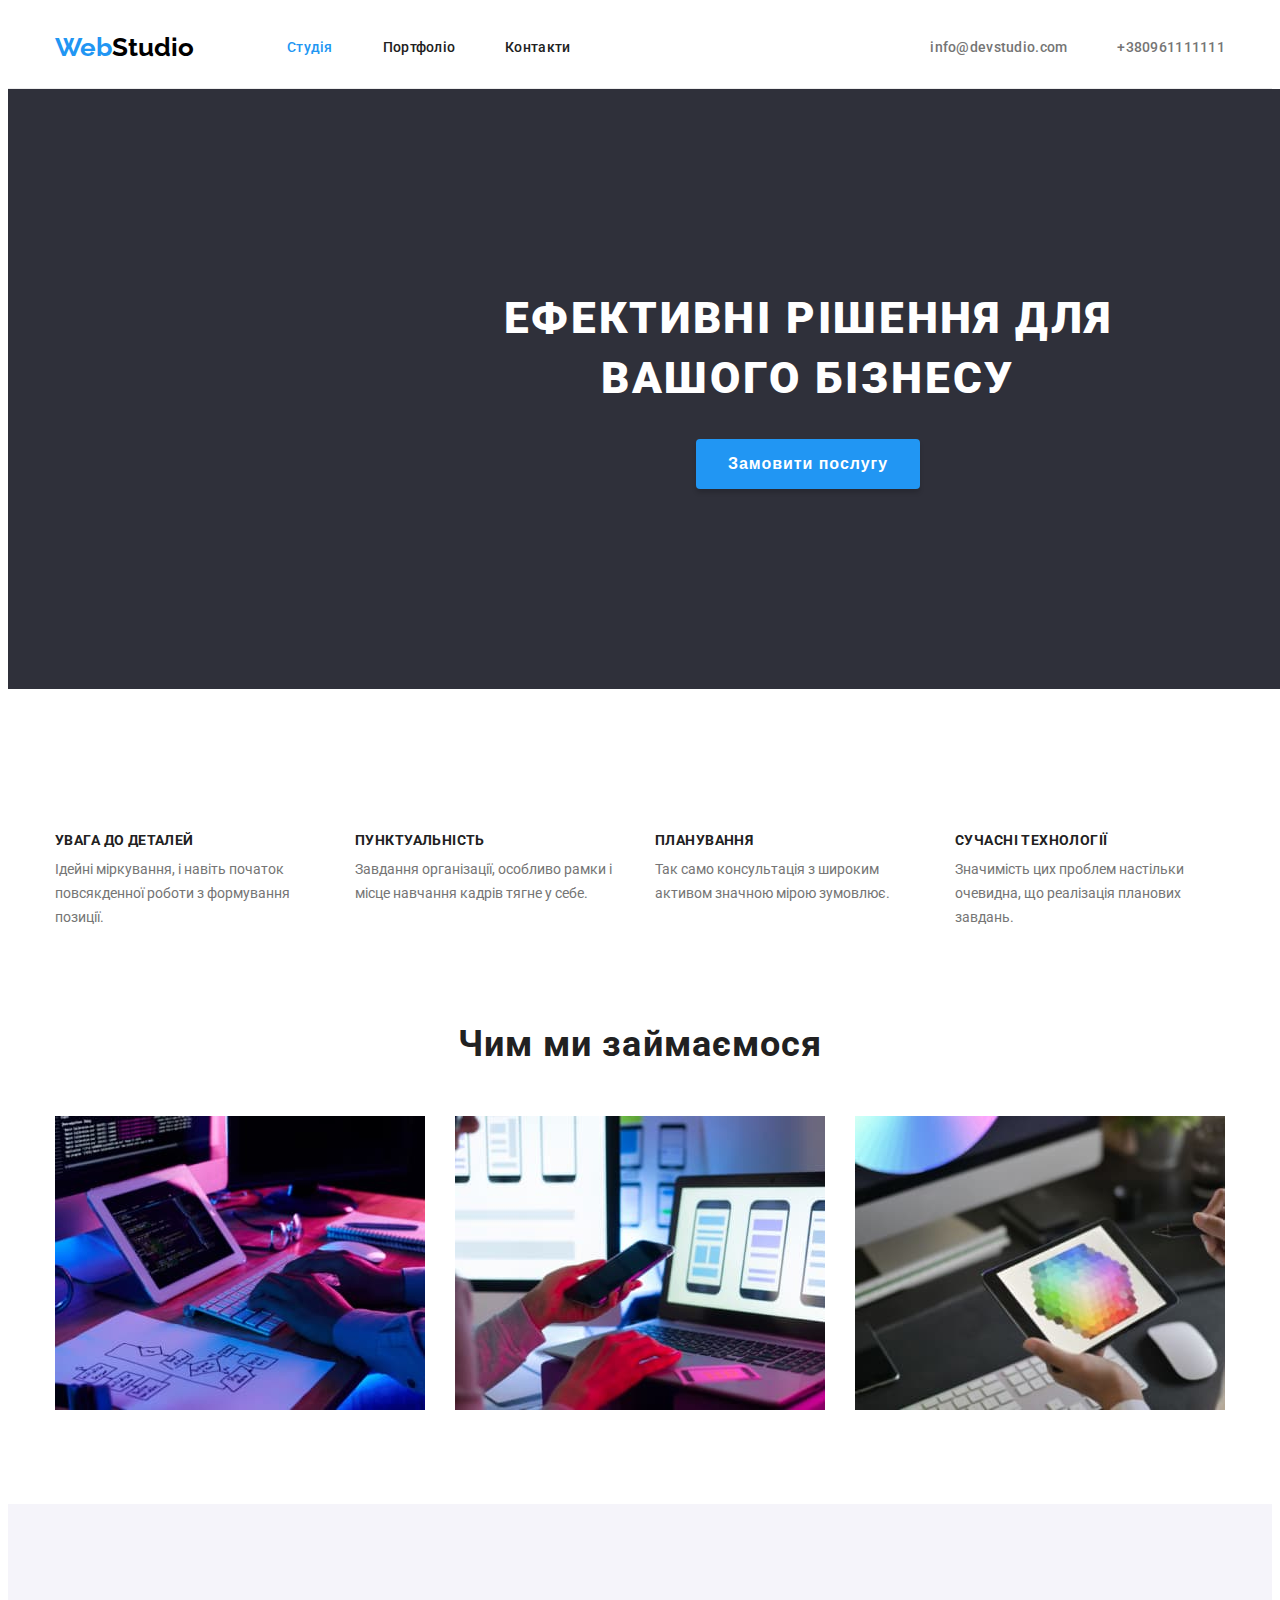
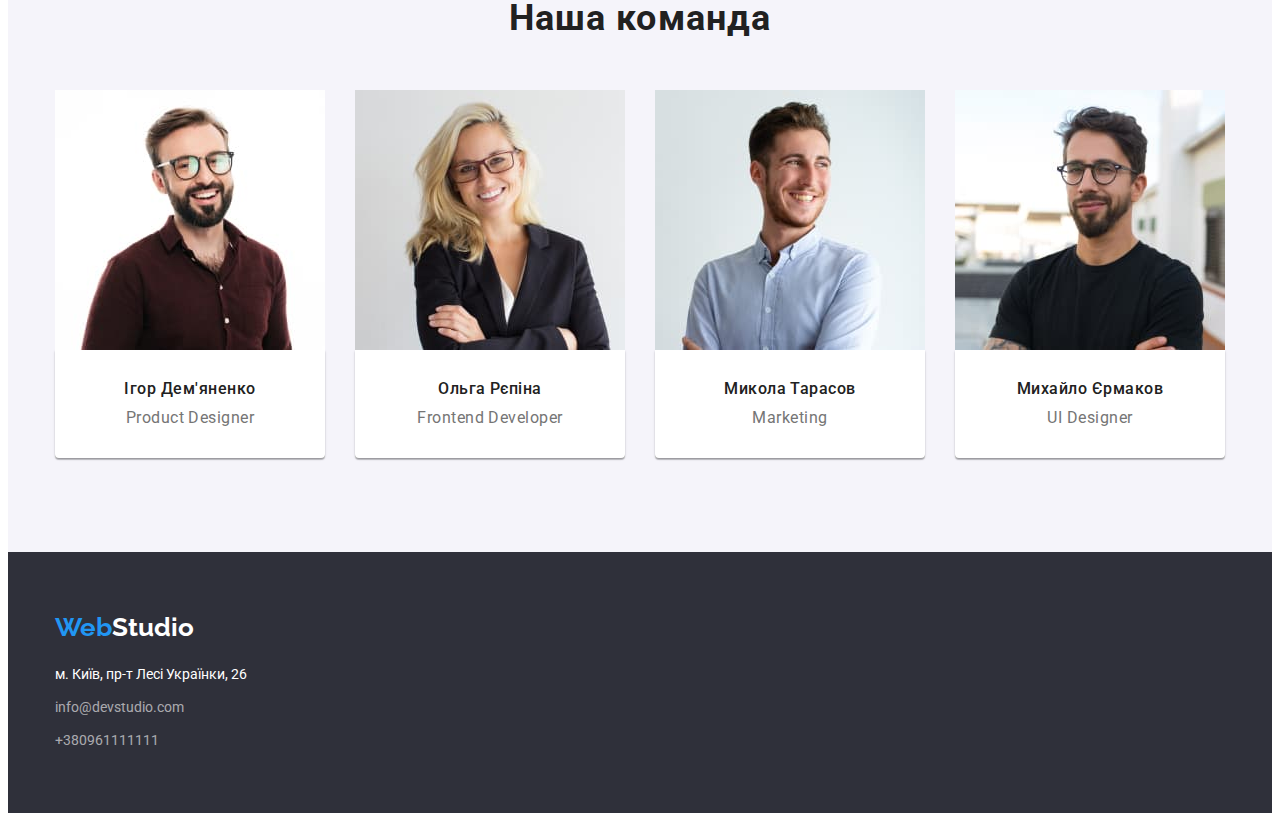
<file: index.html>
<!DOCTYPE html>
<html lang="uk">
  <head>
    <meta charset="UTF-8" />
    <meta http-equiv="X-UA-Compatible" content="IE=edge" />
    <meta name="viewport" content="width=device-width, initial-scale=1.0" />
    <title lang="en">WebStudio</title>
    <link rel="preconnect" href="https://fonts.googleapis.com" />
    <link rel="preconnect" href="https://fonts.gstatic.com" crossorigin />
    <link
      href="https://fonts.googleapis.com/css2?family=Raleway:wght@700&family=Roboto:wght@400;500;700;900&display=swap"
      rel="stylesheet"
    />
    <link
      rel="stylesheet"
      href="https://cdnjs.cloudflare.com/ajax/libs/modern-normalize/1.1.0/modern-normalize.min.css"
      integrity="sha512-wpPYUAdjBVSE4KJnH1VR1HeZfpl1ub8YT/NKx4PuQ5NmX2tKuGu6U/JRp5y+Y8XG2tV+wKQpNHVUX03MfMFn9Q=="
      crossorigin="anonymous"
      referrerpolicy="no-referrer"
    />
    <link rel="stylesheet" href="./css/styles.css" />
  </head>

  <body>
    <header class="header">
      <div class="container">
        <div class="navigation">
          <nav class="logo-nav">
            <a href="./index.html" lang="en" class="prime-logo">
              Web<span class="secondary-logo">Studio</span>
            </a>
            <ul class="list menu">
              <li class="nav-items"><a class="nav-site current" href="./index.html">Студія</a></li>
              <li class="nav-items"><a class="nav-site" href="./portfolio.html">Портфоліо</a></li>
              <li class="nav-items"><a class="nav-site" href="#">Контакти</a></li>
            </ul>
          </nav>
          <ul class="list contact-menu">
            <li class="nav-items">
              <a class="contact" href="mailto:info@devstudio.co">info@devstudio.com</a>
            </li>
            <li class="nav-items"><a class="contact" href="tel:+380961111111">+380961111111</a></li>
          </ul>
        </div>
      </div>
    </header>

    <main>
      
        <section class="hero-section">
          <div class="container-hero">
          <h1 class="hero-title">Ефективні рішення для вашого бізнесу</h1>
          <button type="button" class="hero-button">Замовити послугу</button>
          </div>
        </section>
      

      <section class="advantage-section">
        <div class="container">
        <h2 class="visually-hidden">Переваги компанії</h2>
        <ul class="list details">
          <li class="details-title">
            <h3 class="secondary-title">Увага до деталей</h3>
            <p>Ідейні міркування, і навіть початок повсякденної роботи з формування позиції.</p>
          </li>
          <li class="details-title">
            <h3 class="secondary-title">Пунктуальність</h3>
            <p>Завдання організації, особливо рамки і місце навчання кадрів тягне у себе.</p>
          </li>
          <li class="details-title">
            <h3 class="secondary-title">Планування</h3>
            <p>Так само консультація з широким активом значною мірою зумовлює.</p>
          </li>
          <li class="details-title">
            <h3 class="secondary-title">Сучасні технології</h3>
            <p>Значимість цих проблем настільки очевидна, що реалізація планових завдань.</p>
          </li>
        </ul>
        </div>
      </section>

      <section class="section-skils">
        <div class="skils-container">
        <h2 class="skils">Чим ми займаємося</h2>
        <ul class="list details">
          <li class="tasks">
            <img src="./images/workcomp.jpg" alt="Робота за комп'ютером" width="370" />
          </li>
          <li class="tasks">
            <img src="./images/worktel.jpg" alt="Робота на телефоні" width="370" />
          </li>
          <li class="tasks">
            <img src="./images/workplan.jpg" alt="Робота на планшеті" width="370" />
          </li>
        </ul>
        </div>
      </section>

      <section class="section-team">
        <div class="team-container">
        <h2 class="team">Наша команда</h2>
        <ul class="list details">
          <li class="team-cards">
            <img
              src="./images/Igor.jpg"
              alt="Чоловік в окулярах та коричневій сорочці"
              width="270"
            />
            <div class="cards">
            <h3 class="team-cards-title">Ігор Дем'яненко</h3>
            <p lang="en" class="text-cards">Product Designer</p>
            </div>
          </li>
          <li class="team-cards">
            <img src="./images/Olga.jpg" alt="Дівчина білявка в окулярах" width="270" />
            <div class="cards">
            <h3 class="team-cards-title">Ольга Рєпіна</h3>
            <p lang="en" class="text-cards">Frontend Developer</p>
            </div>
          </li>

          <li class="team-cards">
            <img src="./images/Mukola.jpg" alt="Чоловік у білій сорочці посміхається" width="270" />
            <div class="cards">
            <h3 class="team-cards-title">Микола Тарасов</h3>
            <p lang="en" class="text-cards">Marketing</p>
            </div>
          </li>
          <li class="team-cards">
            <img src="./images/Muhailo.jpg" alt="Чоловік у чорній футболці" width="270" />
            <div class="cards">
            <h3 class="team-cards-title">Михайло Єрмаков</h3>
            <p lang="en" class="text-cards">UI Designer</p>
            </div>
          </li>
        </ul>
        </div>
      </section>
    </main>

    <footer class="footer-section">
      <div class="container">
      <div class="footer-container">
      <a href="./index.html" lang="en" class="prime-logo">
        Web<span class="third-logo">Studio</span>
      </a>
      </div>
      <address>
        <ul class="list">
          <li class="footer-link">
            <a
              href="https://goo.gl/maps/CPtrU1FHBa2aNyZL9"
              target="_blank"
              rel="noopener noreferrer nofollow"
              class="link-adress"
            >
              м. Київ, пр-т Лесі Українки, 26</a
            >
          </li>
          <li class="footer-link"><a href="mailto:info@devstudio.co" class="link">info@devstudio.com</a></li>
          <li class="footer-link"><a href="tel:+380961111111" class="link">+380961111111</a></li>
        </ul>
      </address>
      </div>
    </footer>
  </body>
</html>
</file>
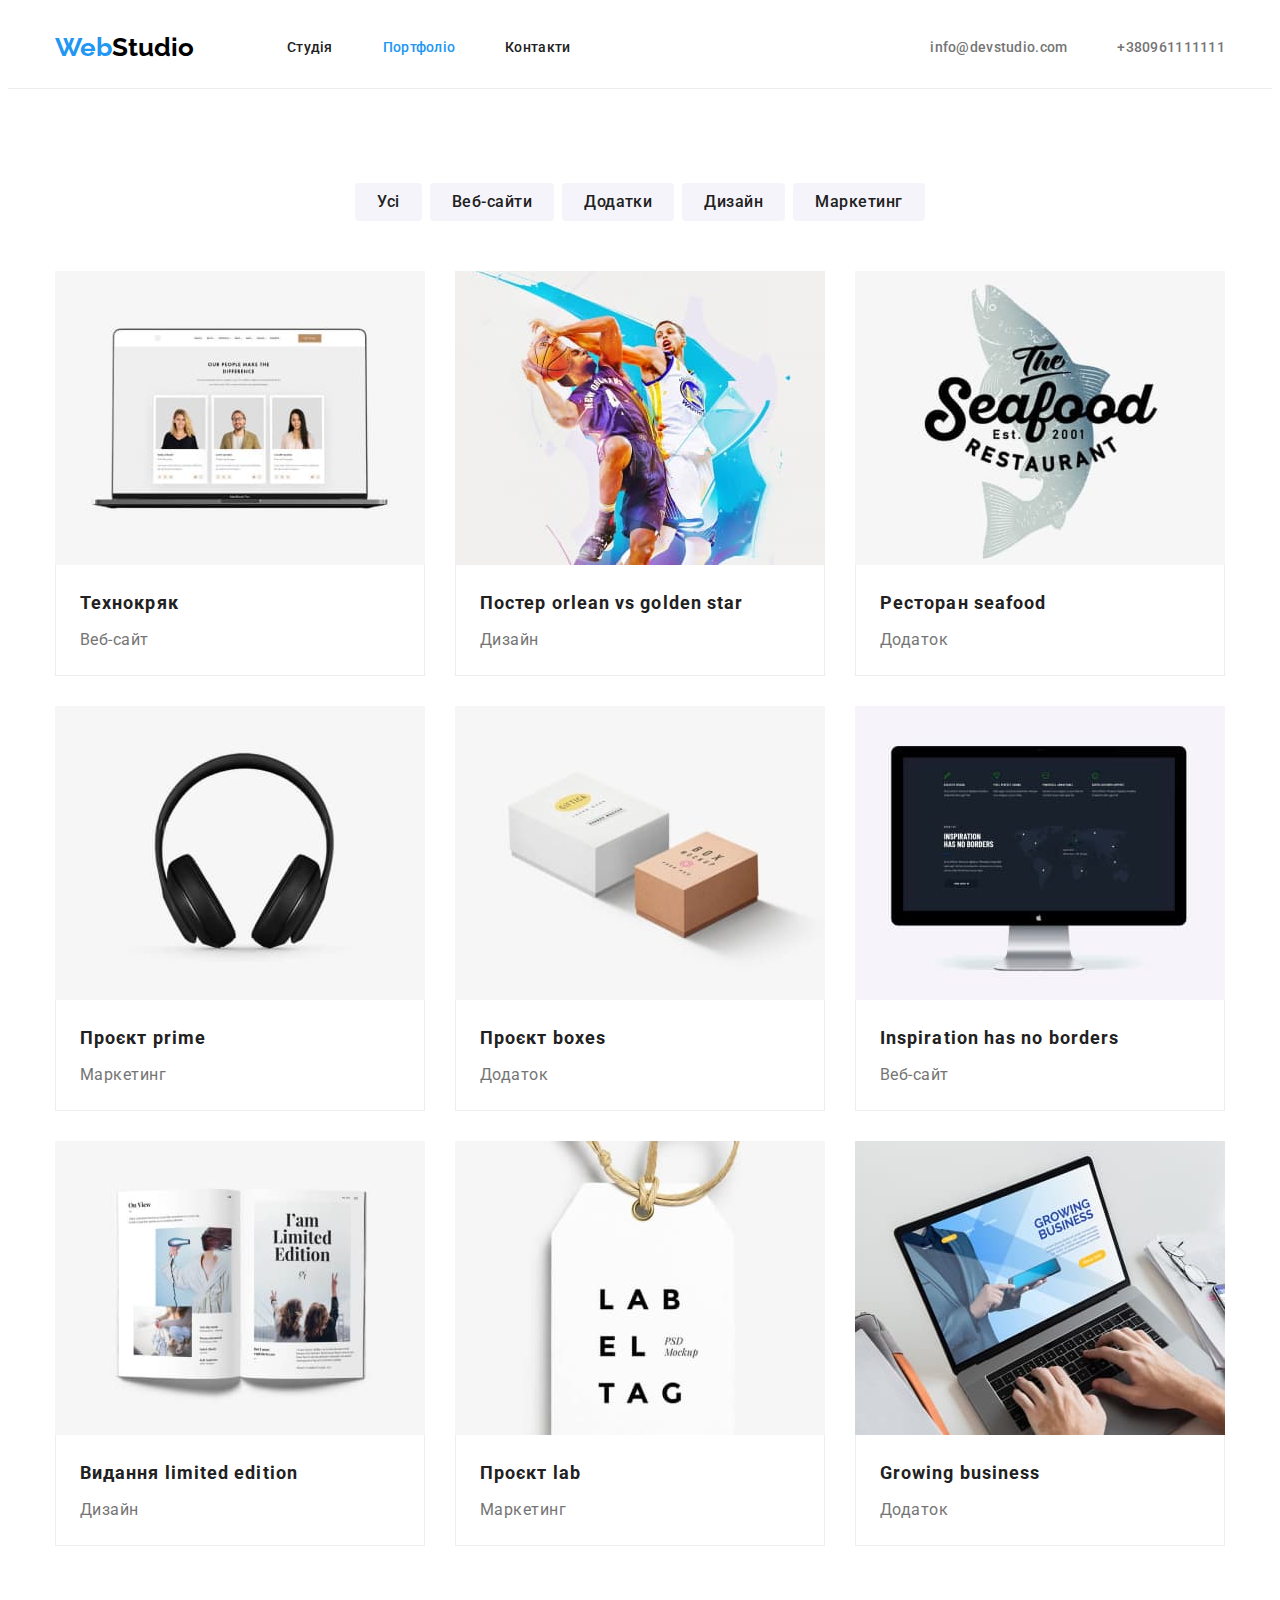
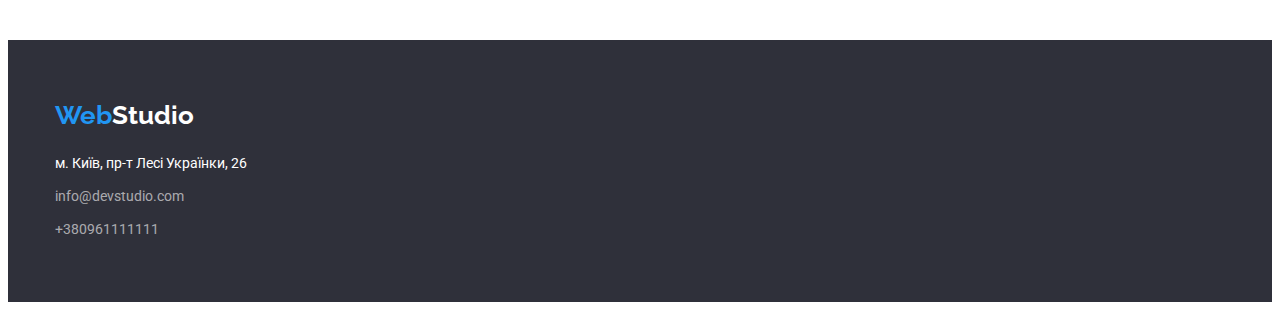
<file: portfolio.html>
<!DOCTYPE html>
<html lang="uk">
  <head>
    <meta charset="UTF-8" />
    <meta http-equiv="X-UA-Compatible" content="IE=edge" />
    <meta name="viewport" content="width=device-width, initial-scale=1.0" />
    <title lang="en">WebStudio</title>
    <link rel="preconnect" href="https://fonts.googleapis.com" />
    <link rel="preconnect" href="https://fonts.gstatic.com" crossorigin />
    <link
      href="https://fonts.googleapis.com/css2?family=Raleway:wght@700&family=Roboto:wght@400;500;700;900&display=swap"
      rel="stylesheet"
    />
    <link
      rel="stylesheet"
      href="https://cdnjs.cloudflare.com/ajax/libs/modern-normalize/1.1.0/modern-normalize.min.css"
      integrity="sha512-wpPYUAdjBVSE4KJnH1VR1HeZfpl1ub8YT/NKx4PuQ5NmX2tKuGu6U/JRp5y+Y8XG2tV+wKQpNHVUX03MfMFn9Q=="
      crossorigin="anonymous"
      referrerpolicy="no-referrer"
    />
    <link rel="stylesheet" href="./css/styles.css" />
  </head>

  <body>
    <header class="header">
      <div class="container">
        <div class="navigation">
          <nav class="logo-nav">
            <a href="./index.html" lang="en" class="prime-logo">
              Web<span class="secondary-logo">Studio</span>
            </a>
            <ul class="list menu">
              <li class="nav-items"><a class="nav-site" href="./index.html">Студія</a></li>
              <li class="nav-items"><a class="nav-site current" href="./portfolio.html">Портфоліо</a></li>
              <li class="nav-items"><a class="nav-site" href="#">Контакти</a></li>
            </ul>
          </nav>
          <ul class="list contact-menu">
            <li class="nav-items">
              <a class="contact" href="mailto:info@devstudio.co">info@devstudio.com</a>
            </li>
            <li class="nav-items"><a class="contact" href="tel:+380961111111">+380961111111</a></li>
          </ul>
        </div>
      </div>
    </header>

    <main>
      <section class="main">
        <div class="container">
      <h1 class="visually-hidden">Продукти компанії</h1>
      <ul class="list nav-buttons">
        <li><button type="button" class="button-nav">Усі</button></li>
        <li><button type="button" class="button-nav">Веб-сайти</button></li>
        <li><button type="button" class="button-nav">Додатки</button></li>
        <li><button type="button" class="button-nav">Дизайн</button></li>
        <li><button type="button" class="button-nav">Маркетинг</button></li>
      </ul>
      <ul class="list products">
        <li class="products-items">
          <a href="" target="_blank" rel="noopener noreferrer nofollow" class="link-text">
            <img src="./images/technokryak.jpg" alt="Сторінка сайту на ноутбуці" width="370" />
            <div class="project-contents">
            <h2 class="product-name">Технокряк</h2>
            <p class="product-text">Веб-сайт</p>
            </div>
          </a>
        </li>
        <li class="products-items">
          <a href="" target="_blank" rel="noopener noreferrer nofollow" class="link-text">
            <img
              src="./images/posterneworlean.jpg"
              alt="Двоє хлопців грають у баскетбол"
              width="370"
            />
            <div class="project-contents">
            <h2 class="product-name">Постер <span lang="en">orlean vs golden star</span></h2>
            <p class="product-text">Дизайн</p>
            </div>
          </a>
        </li>
        <li class="products-items">
          <a href="" target="_blank" rel="noopener noreferrer nofollow" class="link-text">
            <img src="./images/restauran.jpg" alt="Логотип ресторану" width="370" />
            <div class="project-contents">
            <h2 class="product-name">Ресторан <span lang="en">seafood</span></h2>
            <p class="product-text">Додаток</p>
            </div>
          </a>
        </li>
        <li class="products-items">
          <a href="" target="_blank" rel="noopener noreferrer nofollow" class="link-text">
            <img src="./images/headphones.jpg" alt="Чорні бездротові навушники" width="370" />
            <div class="project-contents">
            <h2 class="product-name">Проєкт <span lang="en">prime</span></h2>
            <p class="product-text">Маркетинг</p>
            </div>
          </a>
        </li>
        <li class="products-items">
          <a href="" target="_blank" rel="noopener noreferrer nofollow" class="link-text">
            <img src="./images/box.jpg" alt="Дві коробки" width="370" />
            <div class="project-contents">
            <h2 class="product-name">Проєкт <span lang="en">boxes</span></h2>
            <p class="product-text">Додаток</p>
            </div>
          </a>
        </li>
        <li class="products-items">
          <a href="" target="_blank" rel="noopener noreferrer nofollow" class="link-text">
            <img src="./images/monitor.jpg" alt="Монітор" width="370" />
            <div class="project-contents">
            <h2 lang="en" class="product-name">Inspiration has no borders</h2>
            <p class="product-text">Веб-сайт</p>
            </div>
          </a>
        </li>
        <li class="products-items">
          <a href="" target="_blank" rel="noopener noreferrer nofollow" class="link-text">
            <img src="./images/book.jpg" alt="Відкрита книга" width="370" />
            <div class="project-contents">
            <h2 class="product-name">Видання <span lang="en">limited edition</span></h2>
            <p class="product-text">Дизайн</p>
            </div>
          </a>
        </li>
        <li class="products-items">
          <a href="" target="_blank" rel="noopener noreferrer nofollow" class="link-text">
            <img src="./images/lab.jpg" alt="Бірка з логотипом" width="370" />
            <div class="project-contents">
            <h2 class="product-name">Проєкт <span lang="en">lab</span></h2>
            <p class="product-text">Маркетинг</p>
            </div>
          </a>
        </li>
        <li class="products-items">
          <a href="" target="_blank" rel="noopener noreferrer nofollow" class="link-text">
            <img src="./images/notebook.jpg" alt="Робота за ноутбуком" width="370" />
            <div class="project-contents">
            <h2 lang="en" class="product-name">Growing business</h2>
            <p class="product-text">Додаток</p>
            </div>
          </a>
        </li>
      </ul>
      </div>
      </section>
    </main>

    <footer class="footer-section">
      <div class="container">
      <div class="footer-container">
      <a href="./index.html" lang="en" class="prime-logo">
        Web<span class="third-logo">Studio</span>
      </a>
      </div>
      <address>
        <ul class="list">
          <li class="footer-link">
            <a
              href="https://goo.gl/maps/CPtrU1FHBa2aNyZL9"
              target="_blank"
              rel="noopener noreferrer nofollow"
              class="link-adress"
            >
              м. Київ, пр-т Лесі Українки, 26</a
            >
          </li>
          <li class="footer-link"><a href="mailto:info@devstudio.co" class="link">info@devstudio.com</a></li>
          <li class="footer-link"><a href="tel:+380961111111" class="link">+380961111111</a></li>
        </ul>
      </address>
      </div>
    </footer>
  </body>
</html>
</file>
<file: css/styles.css>
/* webstudio */
/* основной цвет фона background: #F5F5F5;
цвет фона героя #2F303A
цвет фона наша команда #F5F4FA
цвет text вебстудия основной #2196F3 синий
text второстепенный #000000 черный
цвет text лого футера #FFFFFF
цвет text навигации основной #212121
цвет фона кнопки при активации #188CE8
основной цвет текста #757575  */
:root {
  --button-bgc-color: #188ce8;
  --prime-text-logo-color: #2196f3;
  --secondary-text-logo-color: #000000;
  --footer-text-logo-color: #ffffff;
  --prime-text-color: #757575;
  --text-nav-color: #212121;
  --prime-bgc-color: #f5f5f5;
  --hero-bgc-color: #2f303a;
  --section-bgc-color: #f5f4fa;
  --border-header: #ececec;
  --border-cards-product: #EEEEEE;
}
body {
  background-color: var(--footer-text-logo-color);
  color: var(--prime-text-color);
  font-family: Roboto, sans-serif;
  font-size: 14px;
  line-height: 1.71;
}
h1,
h2,
h3,
h4,
h5,
h6,
ul,
p {
  margin: 0;
  padding: 0;
}
img {
  display: block;
  max-width: 100%;
  margin: 0;
  padding: 0;
}
html {
  box-sizing: border-box;
}
*,
*::before,
*::after {
  box-sizing: inherit;
}
.container {
  max-width: 1200px;
  margin: 0 auto;
  padding-left: 15px;
  padding-right: 15px;
}
.navigation {
  display: flex;
  justify-content: space-between;
  align-items: center;
}
.logo-nav {
  display: flex;
  justify-content: center;
  align-items: center;
}
.menu {
  display: flex;
  justify-content: space-between;
  align-items: center;
  gap: 50px;
}
.contact-menu {
  display: flex;
  justify-content: space-between;
  align-items: center;
  gap: 50px;
}

.list {
  list-style: none;
}
.header {
  background-color: var(--footer-text-logo-color);
  border-bottom: 1px solid var(--border-header);
}
.prime-logo {
  color: var(--prime-text-logo-color);
  font-family: Raleway, sans-serif;
  font-weight: 700;
  font-size: 26px;
  line-height: 1.19;
  text-decoration: none;
  margin-right: 93px;
  padding-top: 24px;
  padding-bottom: 25px;
}
.secondary-logo {
  color: var(--secondary-text-logo-color);
}
.nav-site {
  color: var(--text-nav-color);
  font-weight: 500;
  font-size: 14px;
  line-height: 1.14;
  letter-spacing: 0.02em;
  text-decoration: none;
  padding: 32px 0;
  display: block;
}
.nav-site:hover,
.nav-site:focus {
  color: var(--prime-text-logo-color);
}
.current {
  color: var(--prime-text-logo-color);
}
.contact {
  color: var(--prime-text-color);
  font-weight: 500;
  font-size: 14px;
  line-height: 1.14;
  letter-spacing: 0.02em;
  text-decoration: none;
  padding: 32px 0;
  display: flex;
}
.contact:hover,
.contact:focus {
  color: var(--prime-text-logo-color);
}

.hero-section {
  background-color: var(--hero-bgc-color);
  color: var(--footer-text-logo-color);
  width: 1600px;
  margin: 0 auto;
  padding: 200px 15px;
}
.container-hero {
  width: 1200px;
  margin: 0 auto;
}
.hero-title {
  font-weight: 900;
  font-size: 44px;
  line-height: 1.36;
  text-align: center;
  letter-spacing: 0.06em;
  text-transform: uppercase;
  width: 700px;
  margin-left: auto;
  margin-right: auto;
}
.hero-button {
  background-color: var(--prime-text-logo-color);
  color: var(--footer-text-logo-color);
  box-shadow: 0px 4px 4px rgba(0, 0, 0, 0.15);
  font-weight: 700;
  font-size: 16px;
  line-height: 1.87;
  align-items: center;
  text-align: center;
  letter-spacing: 0.06em;
  cursor: pointer;
  display: block;
  margin: 0 auto;
  margin-top: 30px;
  padding: 10px 32px;
  border: none;
  border-radius: 4px;
}
.hero-button:hover,
.hero-button:focus {
  background-color: var(--button-bgc-color);
  box-shadow: 0px 4px 4px rgba(0, 0, 0, 0.15);
}

.visually-hidden {
  position: absolute;
  white-space: nowrap;
  width: 1px;
  height: 1px;
  overflow: hidden;
  border: 0;
  padding: 0;
  clip: rect(0 0 0 0);
  clip-path: inset(50%);
  margin: -1px;
}
.details {
  display: flex;
  gap: 30px;
  margin-top: 50px;
}
.advantage-section {
  padding-top: 94px;
  padding-bottom: 94px;
}
.details-title {
  max-width: 270px;
}
.secondary-title {
  color: var(--text-nav-color);
  font-weight: 700;
  font-size: 14px;
  line-height: 1.14;
  letter-spacing: 0.03em;
  text-transform: uppercase;
  margin-bottom: 10px;
}

.skils-container {
  width: 1200px;
  padding-left: 15px;
  padding-right: 15px;
  padding-bottom: 94px;
  margin: 0 auto;
}
.skils {
  color: var(--text-nav-color);
  font-weight: 700;
  font-size: 36px;
  line-height: 1.16;
  letter-spacing: 0.03em;
  text-align: center;
}
.tasks {
  max-width: 370px;
}
.team-container {
  width: 1200px;
  padding-left: 15px;
  padding-right: 15px;
  padding-top: 94px;
  padding-bottom: 94px;
  margin: 0 auto;
}
.section-team {
  background-color: var(--section-bgc-color);
}
.team {
  color: var(--text-nav-color);
  font-weight: 700;
  font-size: 36px;
  line-height: 1.16;
  letter-spacing: 0.03em;
  text-align: center;
}

.team-cards {
  background-color: var(--footer-text-logo-color);
  max-width: 270px;
}
.team-cards-title {
  color: var(--text-nav-color);
  font-weight: 500;
  font-size: 16px;
  line-height: 1.18;
  letter-spacing: 0.03em;
  text-align: center;
}
.cards {
padding: 30px 30px;
box-shadow: 0px 1px 3px rgba(0, 0, 0, 0.12), 0px 1px 1px rgba(0, 0, 0, 0.14), 0px 2px 1px rgba(0, 0, 0, 0.2);
border-radius: 0px 0px 4px 4px;
}
.text-cards {
  color: var(--prime-text-color);
  font-size: 16px;
  line-height: 1.18;
  letter-spacing: 0.03em;
  text-align: center;
  margin-top: 10px;
}

.footer-section {
  background-color: var(--hero-bgc-color);
  padding-top: 60px;
  padding-bottom: 60px;
  
}
.third-logo {
  color: var(--footer-text-logo-color);
}
.footer-container {
  margin-bottom: 20px;
}
.footer-link:not(:last-child) {
  margin-bottom: 9px;
}
.link-adress {
  color: var(--footer-text-logo-color);
  font-style: normal;
  text-decoration: none;
}
.link {
  color: rgba(255, 255, 255, 0.6);
  font-style: normal;
  text-decoration: none;
}
.link:hover,
.link:focus {
  color: var(--prime-text-logo-color);
}

.main {
  background-color: var(--footer-text-logo-color);
  padding: 94px 0;
  margin: 0 auto;
}
.button-nav {
  background-color: var(--section-bgc-color);
  color: var(--text-nav-color);
  font-family: inherit;
  font-weight: 500;
  font-size: 16px;
  line-height: 1.62;
  border-radius: 4px;
  text-align: center;
  letter-spacing: 0.03em;
  cursor: pointer;
  border: none;
  padding: 6px 22px;
}
.button-nav:hover,
.button-nav:focus {
  background-color: var(--prime-text-logo-color);
  color: var(--footer-text-logo-color);
  box-shadow: 0px 3px 1px rgba(0, 0, 0, 0.1), 0px 1px 2px rgba(0, 0, 0, 0.08),
    0px 2px 2px rgba(0, 0, 0, 0.12);
}
.link-text {
  text-decoration: none;
}
.product-name {
  color: var(--text-nav-color);
  font-weight: 700;
  font-size: 18px;
  line-height: 2;
  letter-spacing: 0.06em;
}
.product-text {
  color: var(--prime-text-color);
  font-size: 16px;
  line-height: 1.88;
  letter-spacing: 0.03em;
  margin-top: 4px;
}
.nav-buttons {
  display: flex;
  gap: 8px;
  margin-bottom: 50px;
  justify-content: center;
}
.products {
  display: flex;
  flex-wrap: wrap;
  gap: 30px;
}
.products-items {
  max-width: 370px ;
  flex-basis: calc((100%-60px)/3);
}
.project-contents {
  padding: 20px 24px;
  border-right: 1px solid var(--border-cards-product);
  border-bottom: 1px solid var(--border-cards-product);
  border-left: 1px solid var(--border-cards-product);
}
</file>
